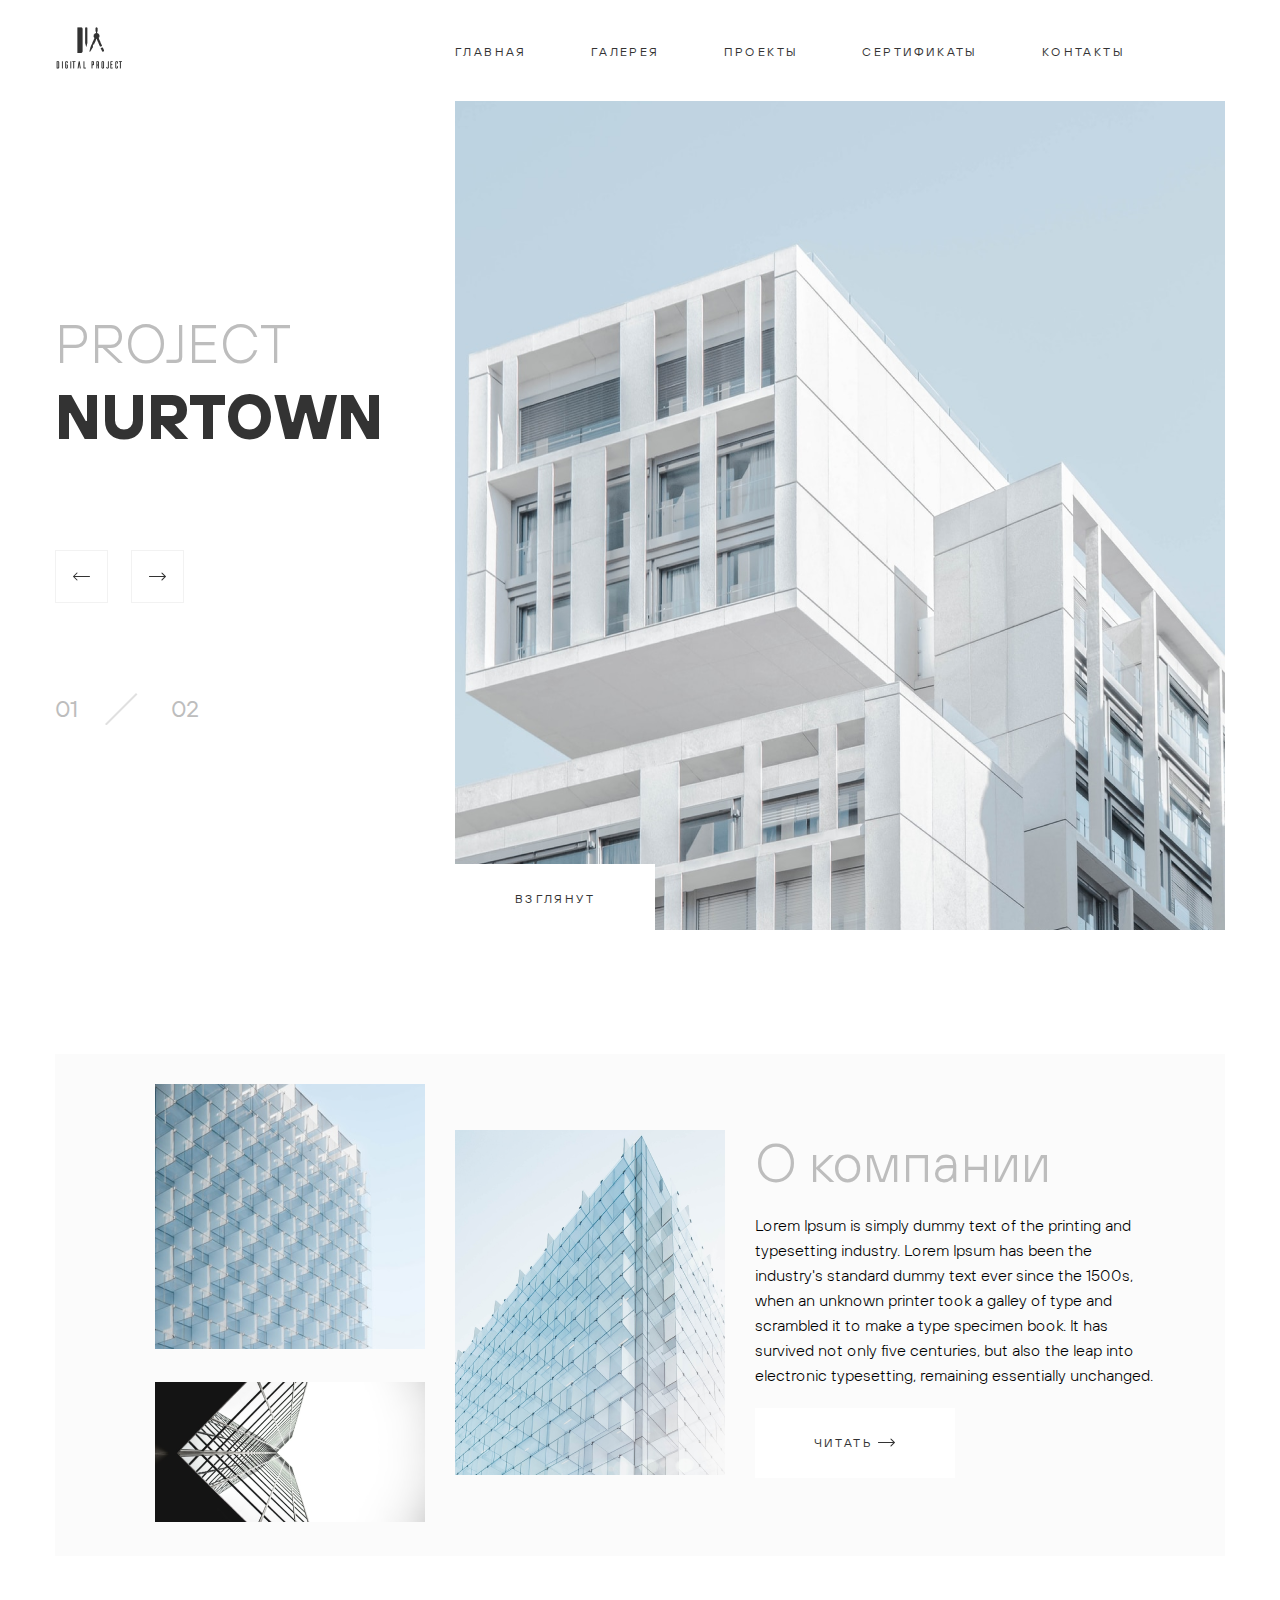
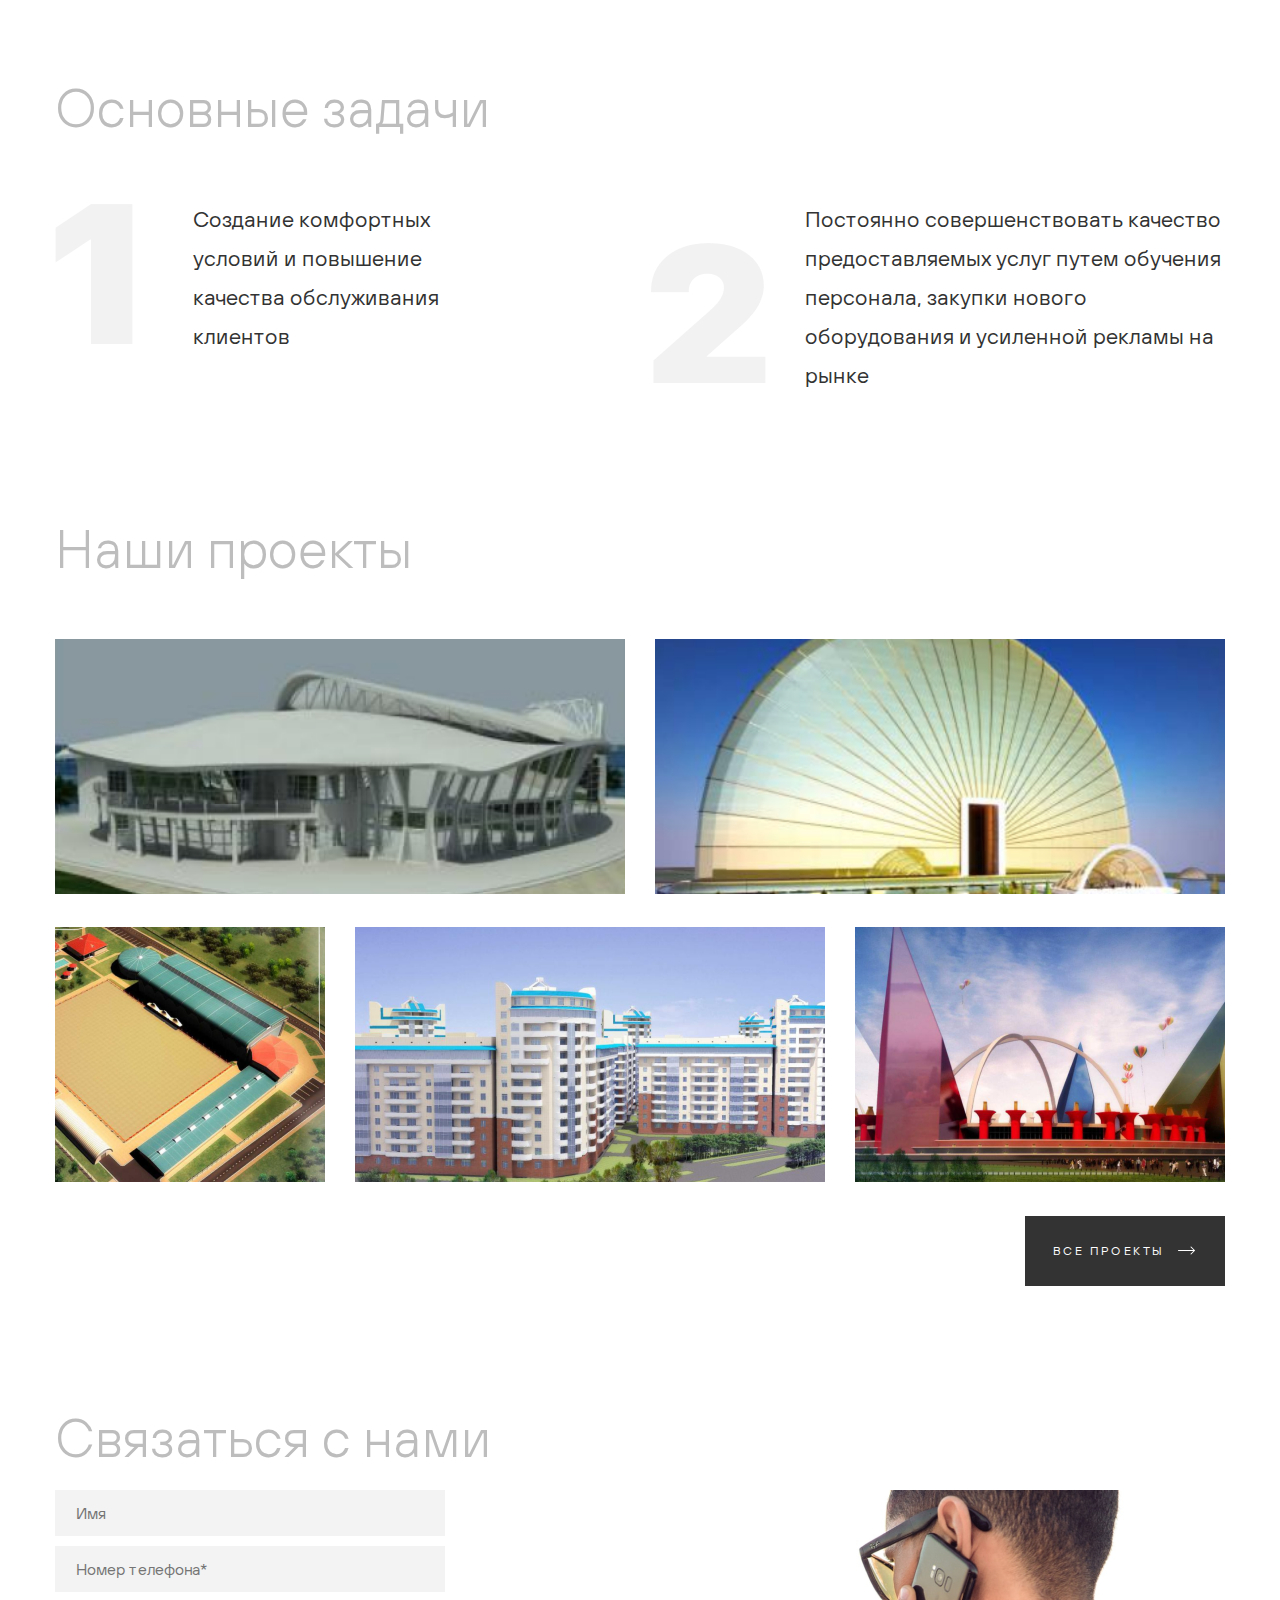
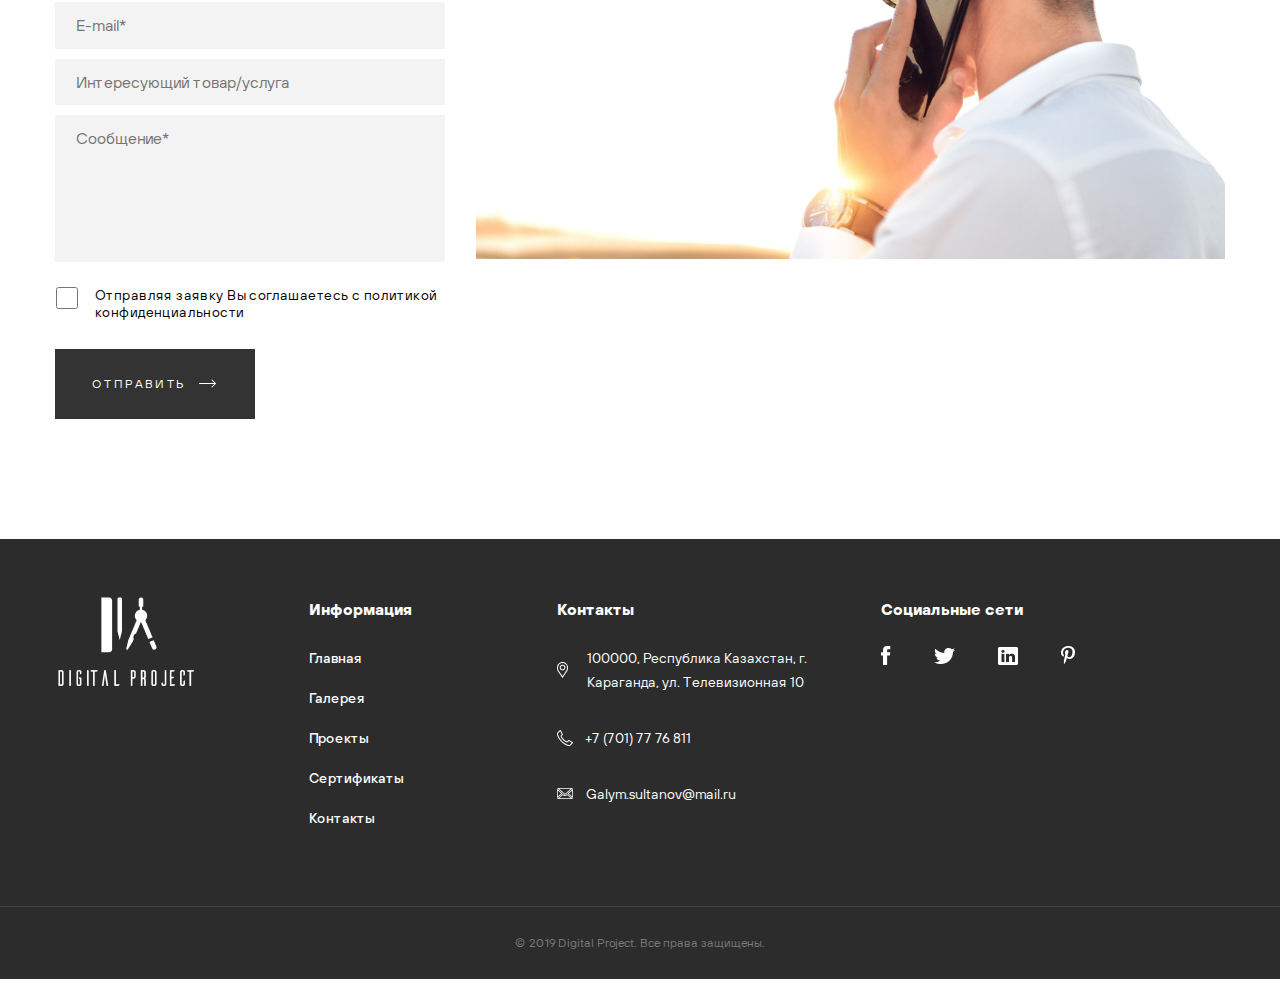
<file: index.html>
<!DOCTYPE html>
<html lang="en">

<head>
  <meta charset="UTF-8">
  <meta http-equiv="X-UA-Compatible" content="IE=edge">
  <meta name="viewport" content="width=device-width, initial-scale=1.0">
  <link rel="stylesheet" href="normalize.css">
  <link rel="stylesheet" href="main.css">
  <title>Document</title>
</head>

<body>
  <!-- Ready to work -->

  <div class="container">
    <div class="header">
      <a href=""><img src="images/Group 11.png"></a>
      <div class="menu">
        <a href="index.html">Главная</a>
        <a href="galery.html">Галерея</a>
        <a href="our_projects.html">Проекты</a>
        <a href="sertificate.html">Сертификаты</a>
        <a href="contact_info.html">Контакты</a>
      </div>
    </div>

    <div class="section-1">
      <div class="section-1-left">
        <h1 class="title-h1">
          <span class="title-gray-first">Project</span>
          <span class="title-black">Nurtown</span>
        </h1>

        <div class="arrow">
          <div class="arrow-block">
            <i class="arrow-left"></i>
          </div>

          <div class="arrow-block">
            <i class="arrow-right"></i>
          </div>
        </div>

        <div class="page">
          <span class="page-left">01</span>
          <i class="page-middle"></i>
          <span class="page-right">02</span>
        </div>
      </div>

      <div class="section-1-right">
        <img src="images/Rectangle 6.png" alt="">
        <button class="main-button white-button" id="test-btn">Взглянут</button>



      </div>
    </div>

    <div class="section-2">

      <div class="section-2-left-first">
        <div class="rectangle-8">
          <img src="images/Rectangle 8.png" alt="">
        </div>
        <img src="images/Rectangle 10.png" alt="">
      </div>

      <div class="section-2-left-second">
        <img src="images/Rectangle 9.png" alt="">
      </div>

      <div class="section-2-right">
        <span class="title-gray">О компании</span>
        <span class="text">Lorem Ipsum is simply dummy text of the printing and typesetting industry. Lorem Ipsum has
          been the industry's standard dummy text ever since the 1500s, when an unknown printer took a galley of type
          and scrambled it to make a type specimen book. It has survived not only five centuries, but also the leap into
          electronic typesetting, remaining essentially unchanged.</span>
        <button class="main-button white-button">
          Читать
          <i class="arrow-right"></i>
        </button>
      </div>
    </div>

    <div class="section-3">

      <div>
        <p class="title-gray">Основные задачи</p>
      </div>

      <div class="section-3-down">

        <div class="section-3-left">
          <i class="one"></i>
          <span class="section-3-text left">Создание комфортных условий и повышение качества обслуживания
            клиентов</span>
        </div>

        <div class="section-3-right">
          <i class="two"></i>
          <span class="section-3-text right">Постоянно совершенствовать качество предоставляемых услуг путем обучения
            персонала,
            закупки нового оборудования и усиленной рекламы на рынке</span>
        </div>
      </div>

    </div>

    <div class="section-4">

      <div>
        <p class="title-gray">Наши проекты</p>
      </div>

      <div class="section-4-pics">

        <div class="section-4-pics-up">
          <!-- <span class="title-white">Досуговый центр</span> -->
          <div class="section-4-wrap">
            <img src="images/section-4/Rectangle 12.png" alt="">
            <div class="overlay">
              <div class="overlay-title">Досуговый центр</div>
              <a href="#!" class="overlay-link">ПОДРОБНЕЕ
                <i class="arrow-white"></i>
              </a>
            </div>
          </div>

          <div class="section-4-wrap">
            <img src="images/section-4/image 15.png" alt="">
            <div class="overlay">
              <div class="overlay-title">Спа комплекс</div>
              <a href="#!" class="overlay-link">ПОДРОБНЕЕ
                <i class="arrow-white"></i>
              </a>
            </div>
          </div>
        </div>

        <div class="section-4-pics-down">

          <div class="section-4-wrap">
            <img src="images/section-4/image 16.png" alt="">
            <div class="overlay">
              <div class="overlay-title">Корт</div>
              <a href="#!" class="overlay-link">ПОДРОБНЕЕ
                <i class="arrow-white"></i>
              </a>
            </div>
          </div>

          <div class="section-4-wrap">
            <img src="images/section-4/image 17.png" alt="">
            <div class="overlay">
              <div class="overlay-title">Отель</div>
              <a href="#!" class="overlay-link">ПОДРОБНЕЕ
                <i class="arrow-white"></i>
              </a>
            </div>
          </div>

          <div class="section-4-wrap">
            <img src="images/section-4/image 18.png" alt="">
            <div class="overlay">
              <div class="overlay-title">Научный центр</div>
              <a href="#!" class="overlay-link">ПОДРОБНЕЕ
                <i class="arrow-white"></i>
              </a>
            </div>
          </div>

        </div>

      </div>

      <div class="all-projects">
        <button class="main-button black-button">
          Все проекты
          <i class="arrow-white"></i>
        </button>
      </div>

    </div>

    <div class="section-5">

      <div>
        <p class="title-gray">Связаться с нами</p>
      </div>

      <div class="section-5-wrap">
        <div class="section-5-main">
          <div class="section-5-connection">
            <div class="form-1">
              <input class="own-info" placeholder="Имя">
              <input class="own-info" placeholder="Номер телефона*">
              <input class="own-info" placeholder="E-mail*">
              <input class="own-info" placeholder="Интересующий товар/услуга">
            </div>

            <div class="form-2">
              <input class="comment" placeholder="Сообщение*">
            </div>

          </div>

          <div>
            <img src="images/image 12.png" alt="image">
          </div>
        </div>

        <div class="politics">
          <input type="checkbox" class="tick-box" id="politic-checkbox">
          <label for="politic-checkbox" class="politics-text">Отправляя заявку Вы соглашаетесь
            с политикой
            конфиденциальности</label>
        </div>



        <div class="send-contacts">
          <button class="main-button black-button">
            Отправить
            <i class="arrow-white"></i>
          </button>
        </div>




      </div>
    </div>

  </div>

  <footer class="footer">
    <div class="container">
      <div class="main-info">

        <a class="logo-white" href="">
          <img src="images/footer/Group 11 1.png" alt="">
        </a>

        <div class="information">
          <h3 class="footer-tittle">Информация</h3>
          <div>
            <a class="info-pages" href="">Главная</a>
          </div>
          <div>
            <a class="info-pages" href="">Галерея</a>
          </div>
          <div>
            <a class="info-pages" href="">Проекты</a>
          </div>
          <div>
            <a class="info-pages" href="">Сертификаты</a>
          </div>
          <div>
            <a class="info-pages" href="">Контакты</a>
          </div>
        </div>

        <div class="contacts">
          <h3 class="footer-tittle">Контакты</h3>
          <div class="location">
            <i class="vector"></i>
            <span class="adress">100000, Республика Казахстан,
              г. Караганда, ул. Телевизионная 10</span>
          </div>
          <div class="phone">
            <i class="vector-1"></i>
            <span>+7 (701) 77 76 811</span>
          </div>
          <div class="e-mail">
            <i class="vector-2"></i>
            <span>Galym.sultanov@mail.ru</span>
          </div>
        </div>

        <div class="social-media">
          <h3 class="footer-tittle">Социальные сети</h3>
          <div class="media-icons">
            <i class="facebook"></i>
            <i class="twitter"></i>
            <i class="linkedin"></i>
            <i class="pinterest"></i>
          </div>
        </div>

      </div>
    </div>

    <p class="year-project">© 2019 Digital Project. Все права защищены.</p>

  </footer>

  <script src="/app.js"></script>

</body>

</html>

<!-- <button class="main-button black-button">
        Отправить
        <i class="arrow-white"></i>
      </button> -->
</file>
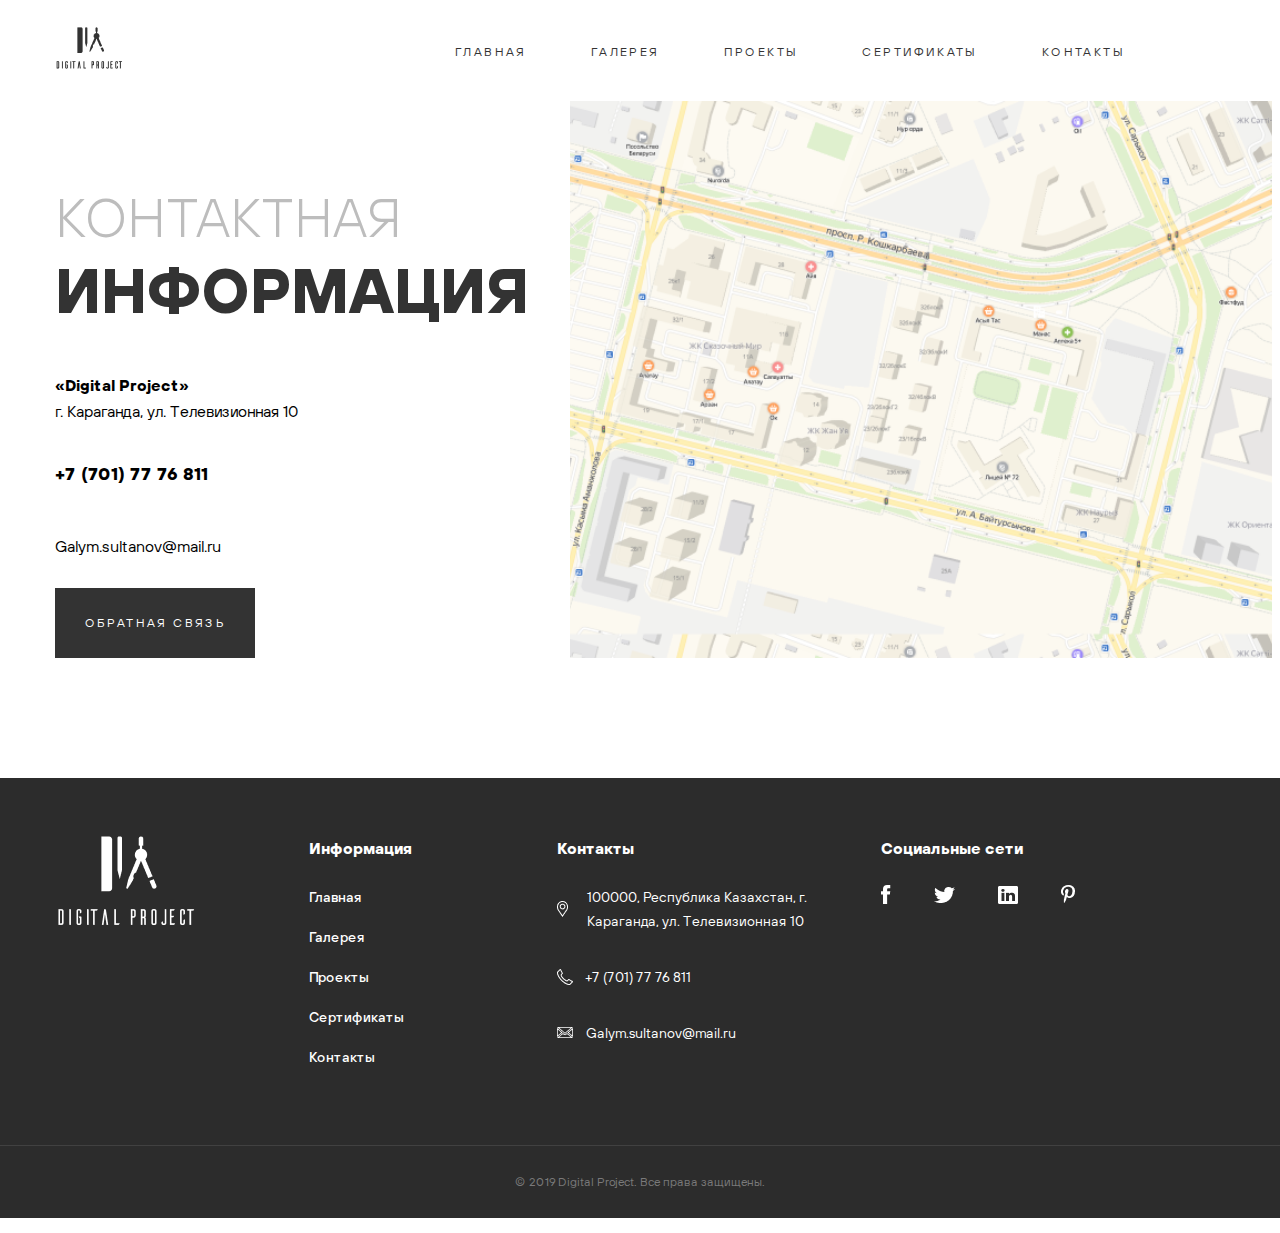
<file: contact_info.html>
<!DOCTYPE html>
<html lang="en">

<head>
    <meta charset="UTF-8">
    <meta http-equiv="X-UA-Compatible" content="IE=edge">
    <meta name="viewport" content="width=device-width, initial-scale=1.0">
    <link rel="stylesheet" href="normalize.css">
    <link rel="stylesheet" href="main.css">
    <link rel="stylesheet" href="galery.css">
    <link rel="stylesheet" href="our_projects.css">
    <link rel="stylesheet" href="parking.css">
    <link rel="stylesheet" href="sertificate.css">
    <link rel="stylesheet" href="contact_info.css">
    <title>Contacts_info</title>
</head>

<body>

    <div class="contacts-wrap">
        <div class="container">
            <div class="header">
                <a href=""><img src="images/Group 11.png"></a>
                <div class="menu">
                    <a href="index.html">Главная</a>
                    <a href="galery.html">Галерея</a>
                    <a href="our_projects.html">Проекты</a>
                    <a href="sertificate.html">Сертификаты</a>
                    <a href="contact_info.html">Контакты</a>
                </div>
            </div>

            <div class="contact-info">
                <div class="contacts-info-description">
                    <div class="our-sertificates">
                        <h1 class="title-h1">
                            <span class="title-gray-first">Контактная</span>
                            <span class="title-black">Информация</span>
                        </h1>
                    </div>

                    <div class="location">
                        <h4 class="digital-project">«Digital Project»</h4>
                        <span class="adress">
                            г. Караганда, ул. Телевизионная 10 </span>
                    </div>

                    <div class="phone">
                        <span>+7 (701) 77 76 811</span>
                    </div>

                    <div class="e-mail">
                        <span>Galym.sultanov@mail.ru</span>
                    </div>

                    <a class="main-button black-button">
                        Обратная связь
                    </a>
                </div>

                <div class="contacts-info-map">
                    <img src="images/image 14.png" alt="">
                </div>
            </div>



        </div>
        <footer class="footer">
            <div class="container">
                <div class="main-info">

                    <a class="logo-white" href="">
                        <img src="images/footer/Group 11 1.png" alt="">
                    </a>

                    <div class="information">
                        <h3 class="footer-tittle">Информация</h3>
                        <div>
                            <a class="info-pages" href="">Главная</a>
                        </div>
                        <div>
                            <a class="info-pages" href="">Галерея</a>
                        </div>
                        <div>
                            <a class="info-pages" href="">Проекты</a>
                        </div>
                        <div>
                            <a class="info-pages" href="">Сертификаты</a>
                        </div>
                        <div>
                            <a class="info-pages" href="">Контакты</a>
                        </div>
                    </div>

                    <div class="contacts">
                        <h3 class="footer-tittle">Контакты</h3>
                        <div class="location">
                            <i class="vector"></i>
                            <span class="adress">100000, Республика Казахстан,
                                г. Караганда, ул. Телевизионная 10</span>
                        </div>
                        <div class="phone">
                            <i class="vector-1"></i>
                            <span>+7 (701) 77 76 811</span>
                        </div>
                        <div class="e-mail">
                            <i class="vector-2"></i>
                            <span>Galym.sultanov@mail.ru</span>
                        </div>
                    </div>

                    <div class="social-media">
                        <h3 class="footer-tittle">Социальные сети</h3>
                        <div class="media-icons">
                            <i class="facebook"></i>
                            <i class="twitter"></i>
                            <i class="linkedin"></i>
                            <i class="pinterest"></i>
                        </div>
                    </div>

                </div>
            </div>

            <p class="year-project">© 2019 Digital Project. Все права защищены.</p>

        </footer>
    </div>

</body>

</html>
</file>
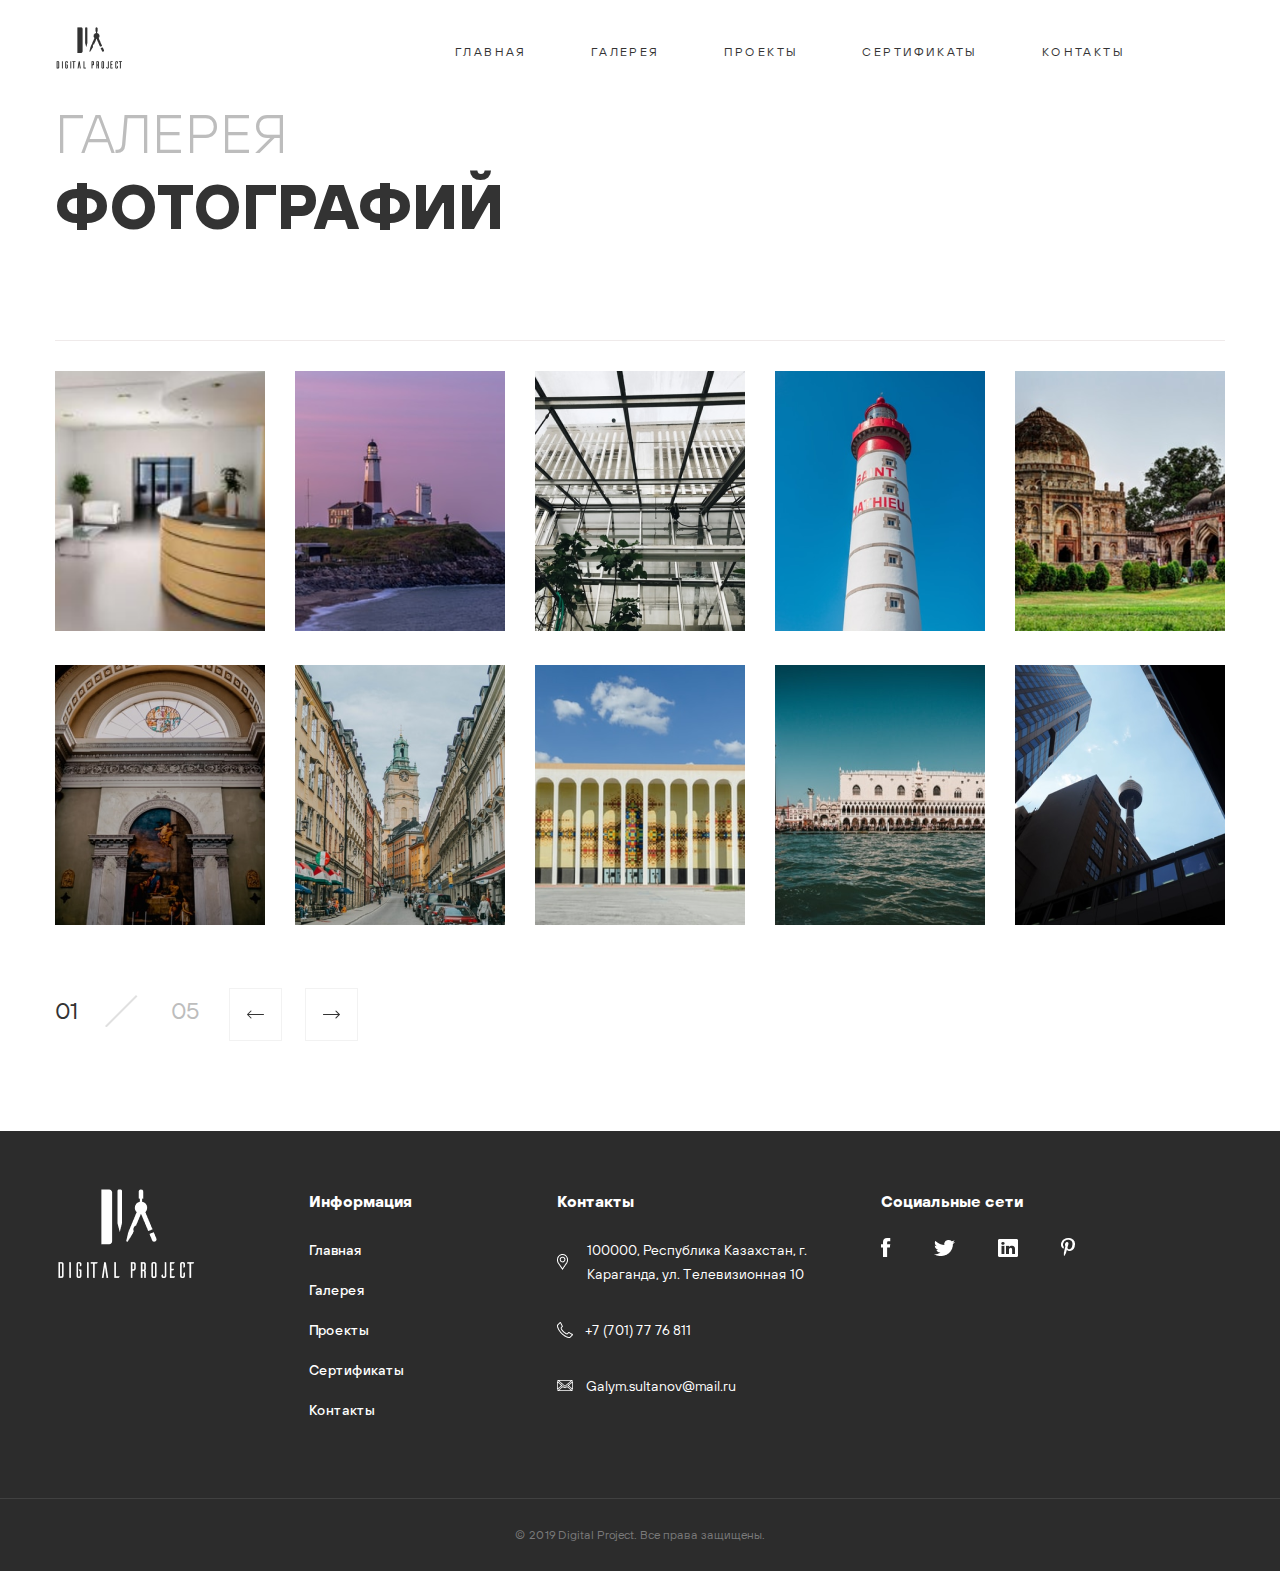
<file: galery.html>
<!DOCTYPE html>
<html lang="en">

<head>
    <meta charset="UTF-8">
    <meta http-equiv="X-UA-Compatible" content="IE=edge">
    <meta name="viewport" content="width=device-width, initial-scale=1.0">
    <link rel="stylesheet" href="normalize.css">
    <link rel="stylesheet" href="main.css">
    <link rel="stylesheet" href="galery.css">
    <title>galery</title>
</head>

<body>

    <div class="container">
        <div class="header">
            <a href=""><img src="images/Group 11.png"></a>
            <div class="menu">
                <a href="index.html">Главная</a>
                <a href="galery.html">Галерея</a>
                <a href="our_projects.html">Проекты</a>
                <a href="sertificate.html">Сертификаты</a>
                <a href="contact_info.html">Контакты</a>
            </div>
        </div>

        <div class="photo-galery">
            <div class="garelly-title">
                <h1 class="title-h1">
                    <span class="title-gray-first">Галерея</span>
                    <span class="title-black">Фотографий</span>
                </h1>
            </div>
            <div class="gallery-pics">
                <div class="pic1-test">
                    <img src="images/gallery/image 34.png" alt="">
                    <div class="pic1-text">
                        Лобби
                    </div>
                </div>
                <div class="pic1-test">
                    <img src="images/gallery/Rectangle 23.png" alt="">
                    <div class="pic1-text">
                        Пляж
                    </div>
                </div>
                <div class="pic1-test">
                    <img src="images/gallery/Rectangle 24.png" alt="">
                    <div class="pic1-text">
                        Сад
                    </div>
                </div>
                <div class="pic1-test">
                    <img src="images/gallery/Rectangle 25.png" alt="">
                    <div class="pic1-text">
                        Маяк
                    </div>
                </div>
                <div class="pic1-test">
                    <img src="images/gallery/Rectangle 26.png" alt="">
                    <div class="pic1-text">
                        Храм
                    </div>
                </div>
                <div class="pic1-test">
                    <img src="images/gallery/Rectangle 27.png" alt="">
                    <div class="pic1-text">
                        Гарелея
                    </div>
                </div>
                <div class="pic1-test">
                    <img src="images/gallery/Rectangle 28.png" alt="">
                    <div class="pic1-text">
                        Центральная площадь
                    </div>
                </div>
                <div class="pic1-test">
                    <img src="images/gallery/Rectangle 29.png" alt="">
                    <div class="pic1-text">
                        Театр
                    </div>
                </div>
                <div class="pic1-test">
                    <img src="images/gallery/Rectangle 30.png" alt="">
                    <div class="pic1-text">
                        Набережная
                    </div>
                </div>
                <div class="pic1-test">
                    <img src="images/gallery/Rectangle 31.png" alt="">
                    <div class="pic1-text">
                        Шоппинг-центр
                    </div>
                </div>


            </div>

            <div class="gallery-page">
                <div class="page-wrap">
                    <span class="page-left">01</span>
                    <i class="page-middle"></i>
                    <span class="page-right">05</span>
                </div>

                <div class="arrow">
                    <div class="arrow-block">
                        <i class="arrow-left"></i>
                    </div>

                    <div class="arrow-block">
                        <i class="arrow-right"></i>
                    </div>
                </div>
            </div>

        </div>

    </div>

    <footer class="footer">
        <div class="container">
            <div class="main-info">

                <a class="logo-white" href="">
                    <img src="images/footer/Group 11 1.png" alt="">
                </a>

                <div class="information">
                    <h3 class="footer-tittle">Информация</h3>
                    <div>
                        <a class="info-pages" href="">Главная</a>
                    </div>
                    <div>
                        <a class="info-pages" href="">Галерея</a>
                    </div>
                    <div>
                        <a class="info-pages" href="">Проекты</a>
                    </div>
                    <div>
                        <a class="info-pages" href="">Сертификаты</a>
                    </div>
                    <div>
                        <a class="info-pages" href="">Контакты</a>
                    </div>
                </div>

                <div class="contacts">
                    <h3 class="footer-tittle">Контакты</h3>
                    <div class="location">
                        <i class="vector"></i>
                        <span class="adress">100000, Республика Казахстан,
                            г. Караганда, ул. Телевизионная 10</span>
                    </div>
                    <div class="phone">
                        <i class="vector-1"></i>
                        <span>+7 (701) 77 76 811</span>
                    </div>
                    <div class="e-mail">
                        <i class="vector-2"></i>
                        <span>Galym.sultanov@mail.ru</span>
                    </div>
                </div>

                <div class="social-media">
                    <h3 class="footer-tittle">Социальные сети</h3>
                    <div class="media-icons">
                        <i class="facebook"></i>
                        <i class="twitter"></i>
                        <i class="linkedin"></i>
                        <i class="pinterest"></i>
                    </div>
                </div>

            </div>
        </div>

        <p class="year-project">© 2019 Digital Project. Все права защищены.</p>

    </footer>

</body>

</html>
</file>
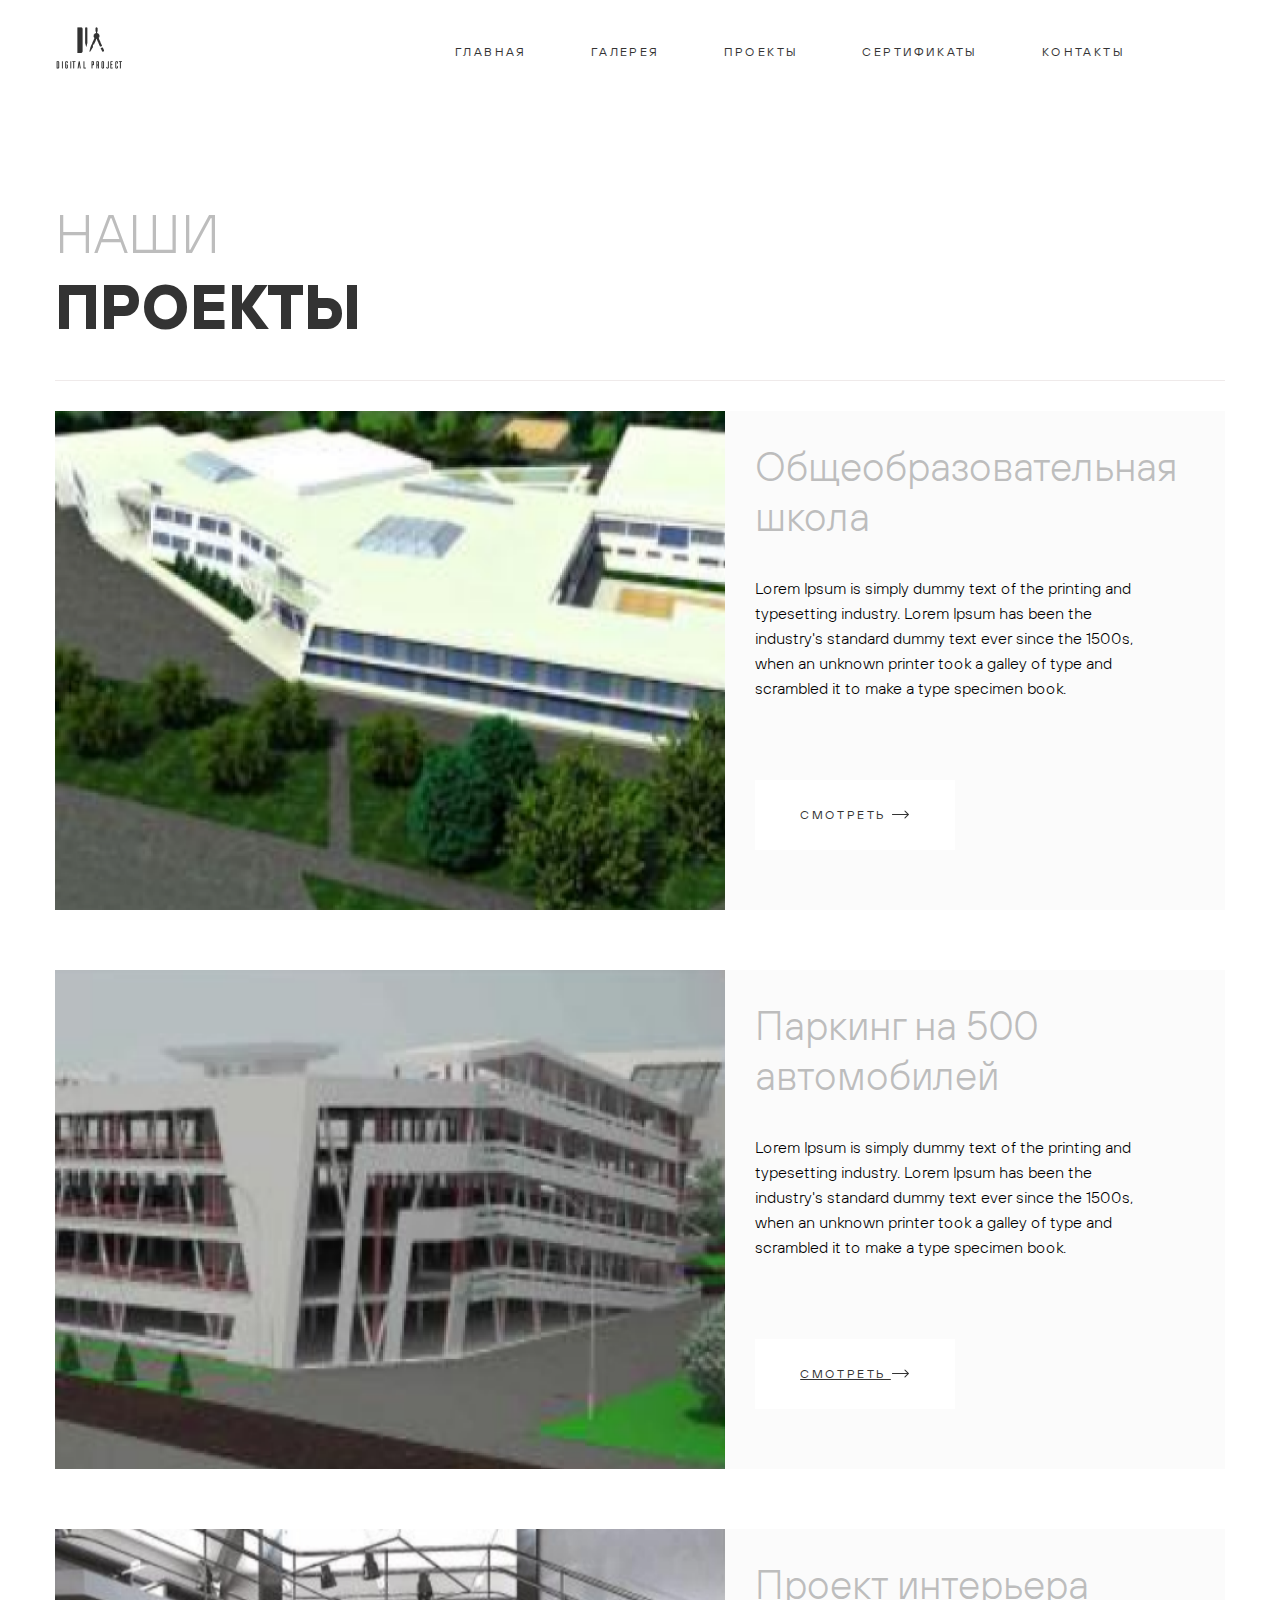
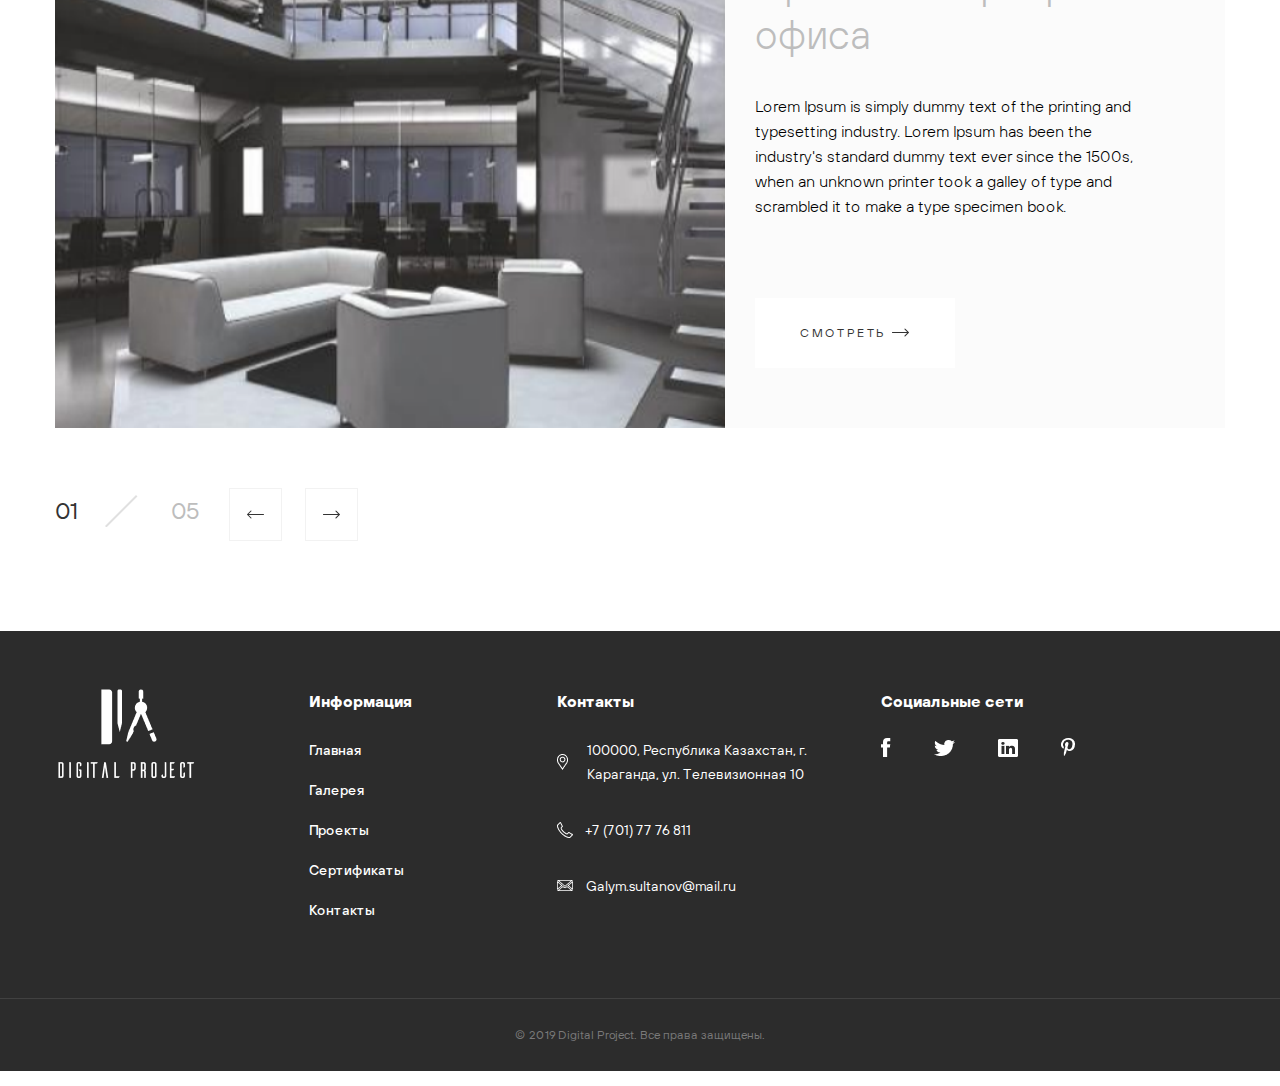
<file: our_projects.html>
<!DOCTYPE html>
<html lang="en">

<head>
    <meta charset="UTF-8">
    <meta http-equiv="X-UA-Compatible" content="IE=edge">
    <meta name="viewport" content="width=device-width, initial-scale=1.0">
    <link rel="stylesheet" href="normalize.css">
    <link rel="stylesheet" href="main.css">
    <link rel="stylesheet" href="galery.css">
    <link rel="stylesheet" href="our_projects.css">
    <title>Our_Projects</title>
</head>

<body>

    <div class="container">
        <div class="header">
            <a href=""><img src="images/Group 11.png"></a>
            <div class="menu">
                <a href="index.html">Главная</a>
                <a href="galery.html">Галерея</a>
                <a href="our_projects.html">Проекты</a>
                <a href="sertificate.html">Сертификаты</a>
                <a href="contact_info.html">Контакты</a>
            </div>
        </div>

        <div class="our-projects">
            <div>
                <h1 class="title-h1">
                    <span class="title-gray-first">Наши</span>
                    <span class="title-black">Проекты</span>
                </h1>
            </div>

            <div class="three-projects">
                <div class="school">
                    <img src="images/our_projects/image 30.png" alt="">
                    <div class="school-description">
                        <h2 class="titlle-projects">Общеобразовательная школа</h2>
                        <p class="text">Lorem Ipsum is simply dummy text of the printing and typesetting industry.
                            Lorem
                            Ipsum has been the industry's standard dummy text ever since the 1500s, when an unknown
                            printer
                            took a galley of type and scrambled it to make a type specimen book.</p>
                        <button class="main-button white-button">
                            Смотреть
                            <i class="arrow-right"></i>
                        </button>
                    </div>
                </div>


                <div class="parking">
                    <img src="images/our_projects/image 32.png" alt="">
                    <div class="school-description">
                        <h2 class="titlle-projects">Паркинг на 500 автомобилей</h2>
                        <p class="text">Lorem Ipsum is simply dummy text of the printing and typesetting industry. Lorem
                            Ipsum has been the industry's standard dummy text ever since the 1500s, when an unknown
                            printer took a galley of type and scrambled it to make a type specimen book.</p>
                        <a href="parking.html" class="main-button white-button">
                            Смотреть
                            <i class="arrow-right"></i>
                        </a>
                    </div>
                </div>


                <div class="office">
                    <img src="images/our_projects/image 33.png" alt="">
                    <div class="school-description">
                        <h2 class="titlle-projects">Проект интерьера офиса</h2>
                        <p class="text">Lorem Ipsum is simply dummy text of the printing and typesetting industry. Lorem
                            Ipsum has been the industry's standard dummy text ever since the 1500s, when an unknown
                            printer took a galley of type and scrambled it to make a type specimen book.</p>
                        <button class="main-button white-button">
                            Смотреть
                            <i class="arrow-right"></i>
                        </button>
                    </div>
                </div>
            </div>

            <div class="gallery-page">
                <div class="page-wrap">
                    <span class="page-left">01</span>
                    <i class="page-middle"></i>
                    <span class="page-right">05</span>
                </div>

                <div class="arrow">
                    <div class="arrow-block">
                        <i class="arrow-left"></i>
                    </div>

                    <div class="arrow-block">
                        <i class="arrow-right"></i>
                    </div>
                </div>
            </div>
        </div>



    </div>

    <footer class="footer">
        <div class="container">
            <div class="main-info">

                <a class="logo-white" href="">
                    <img src="images/footer/Group 11 1.png" alt="">
                </a>

                <div class="information">
                    <h3 class="footer-tittle">Информация</h3>
                    <div>
                        <a class="info-pages" href="">Главная</a>
                    </div>
                    <div>
                        <a class="info-pages" href="">Галерея</a>
                    </div>
                    <div>
                        <a class="info-pages" href="">Проекты</a>
                    </div>
                    <div>
                        <a class="info-pages" href="">Сертификаты</a>
                    </div>
                    <div>
                        <a class="info-pages" href="">Контакты</a>
                    </div>
                </div>

                <div class="contacts">
                    <h3 class="footer-tittle">Контакты</h3>
                    <div class="location">
                        <i class="vector"></i>
                        <span class="adress">100000, Республика Казахстан,
                            г. Караганда, ул. Телевизионная 10</span>
                    </div>
                    <div class="phone">
                        <i class="vector-1"></i>
                        <span>+7 (701) 77 76 811</span>
                    </div>
                    <div class="e-mail">
                        <i class="vector-2"></i>
                        <span>Galym.sultanov@mail.ru</span>
                    </div>
                </div>

                <div class="social-media">
                    <h3 class="footer-tittle">Социальные сети</h3>
                    <div class="media-icons">
                        <i class="facebook"></i>
                        <i class="twitter"></i>
                        <i class="linkedin"></i>
                        <i class="pinterest"></i>
                    </div>
                </div>

            </div>
        </div>

        <p class="year-project">© 2019 Digital Project. Все права защищены.</p>

    </footer>

</body>

</html>
</file>
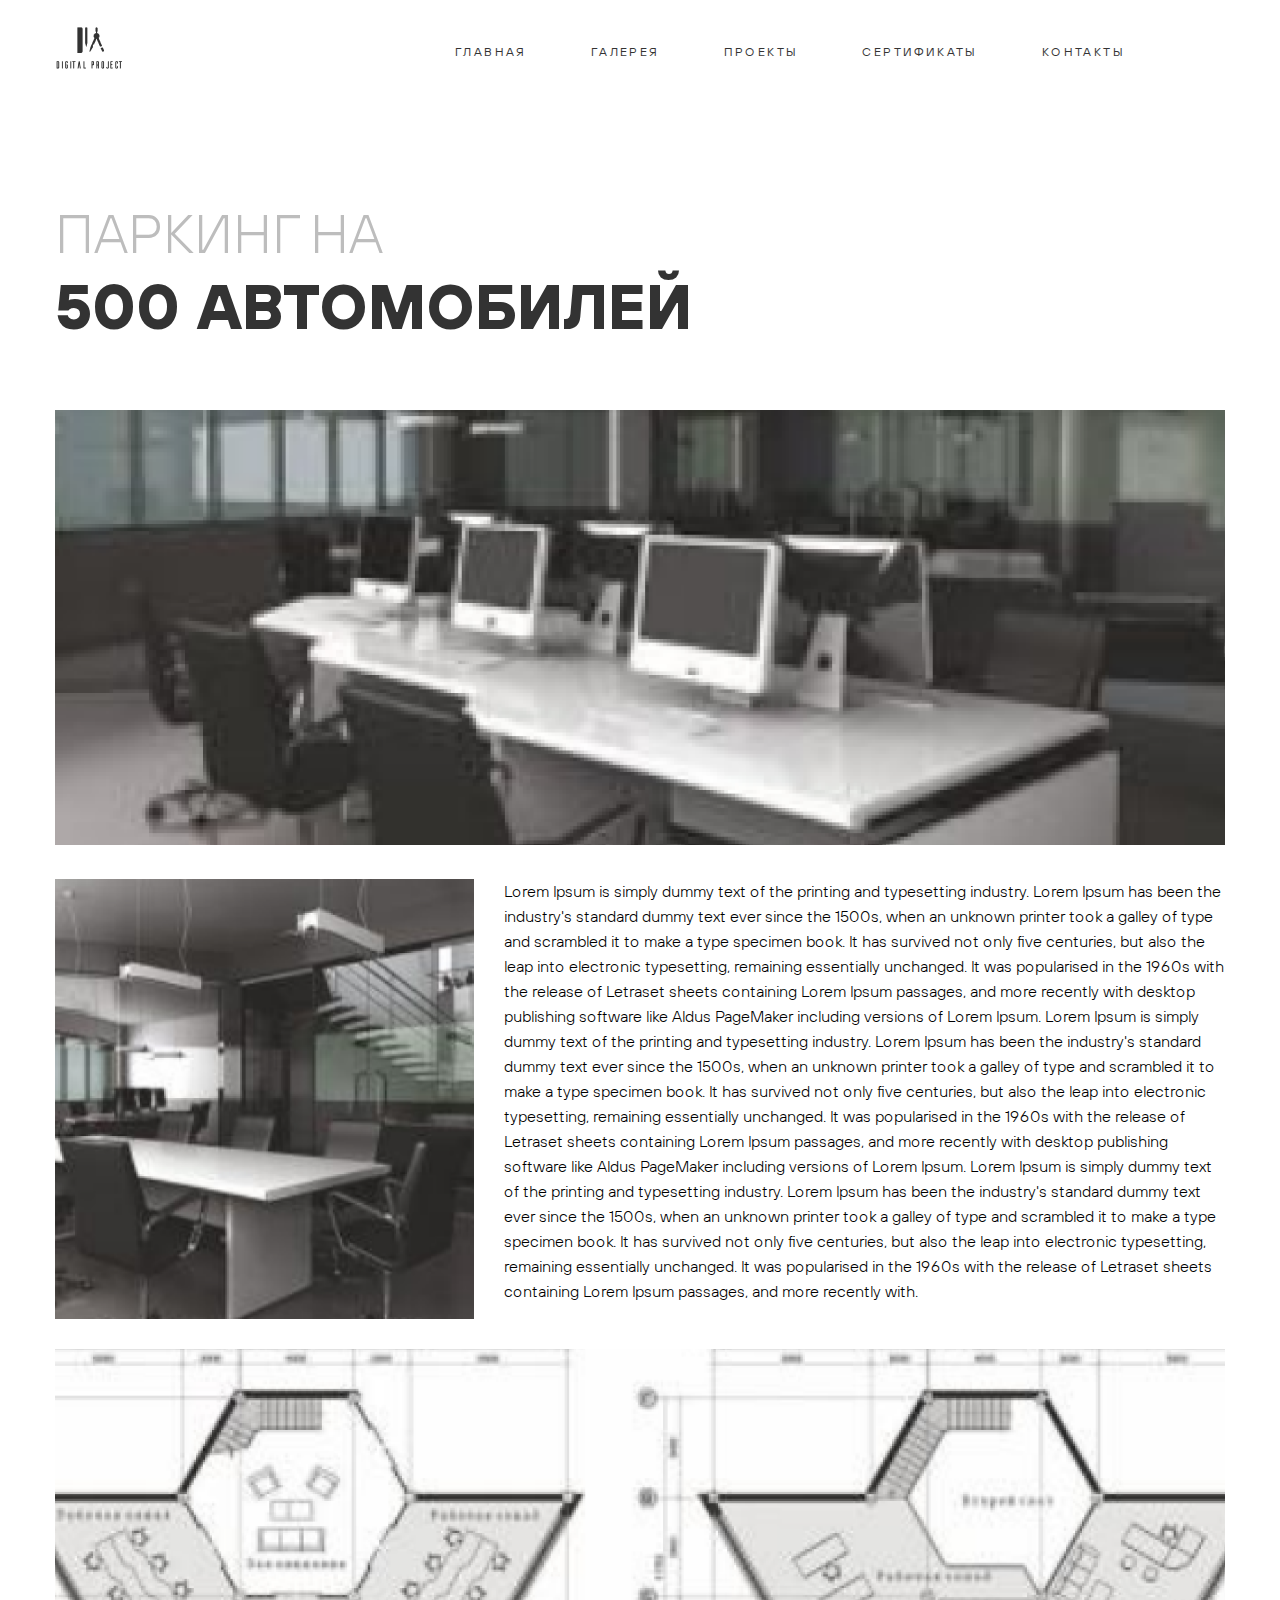
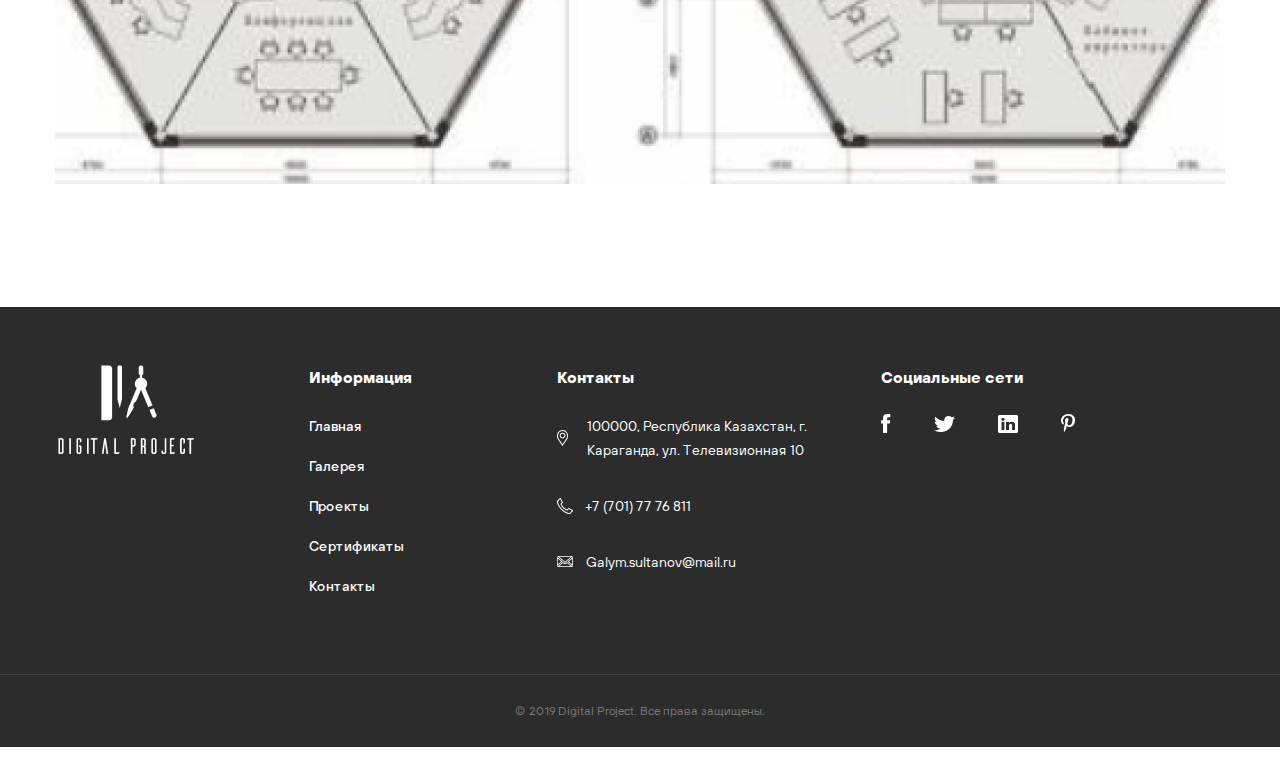
<file: parking.html>
<!DOCTYPE html>
<html lang="en">

<head>
    <meta charset="UTF-8">
    <meta http-equiv="X-UA-Compatible" content="IE=edge">
    <meta name="viewport" content="width=device-width, initial-scale=1.0">
    <link rel="stylesheet" href="normalize.css">
    <link rel="stylesheet" href="main.css">
    <link rel="stylesheet" href="galery.css">
    <link rel="stylesheet" href="our_projects.css">
    <link rel="stylesheet" href="parking.css">
    <title>Parking</title>
</head>

<body>

    <div class="container">
        <div class="header">
            <a href=""><img src="images/Group 11.png"></a>
            <div class="menu">
                <a href="index.html">Главная</a>
                <a href="galery.html">Галерея</a>
                <a href="our_projects.html">Проекты</a>
                <a href="sertificate.html">Сертификаты</a>
                <a href="contact_info.html">Контакты</a>
            </div>
        </div>

        <div class="parking-page">
            <div>
                <h1 class="title-h1">
                    <span class="title-gray-first">Паркинг на</span>
                    <span class="title-black">500 автомобилей</span>
                </h1>
            </div>

            <div>
                <img src="/images/parking/image 33.png" alt="">
            </div>

            <div class="parking-box">
                <img src="/images/parking/image 34.png" alt="">
                <div class="parking-description">
                    <p class="text">Lorem Ipsum is simply dummy text of the printing and typesetting industry. Lorem
                        Ipsum has been the industry's standard dummy text ever since the 1500s, when an unknown printer
                        took a galley of type and scrambled it to make a type specimen book. It has survived not only
                        five centuries, but also the leap into electronic typesetting, remaining essentially unchanged.
                        It was popularised in the 1960s with the release of Letraset sheets containing Lorem Ipsum
                        passages, and more recently with desktop publishing software like Aldus PageMaker including
                        versions of Lorem Ipsum. Lorem Ipsum is simply dummy text of the printing and typesetting
                        industry. Lorem Ipsum has been the industry's standard dummy text ever since the 1500s, when an
                        unknown printer took a galley of type and scrambled it to make a type specimen book. It has
                        survived not only five centuries, but also the leap into electronic typesetting, remaining
                        essentially unchanged. It was popularised in the 1960s with the release of Letraset sheets
                        containing Lorem Ipsum passages, and more recently with desktop publishing software like Aldus
                        PageMaker including versions of Lorem Ipsum. Lorem Ipsum is simply dummy text of the printing
                        and typesetting industry. Lorem Ipsum has been the industry's standard dummy text ever since the
                        1500s, when an unknown printer took a galley of type and scrambled it to make a type specimen
                        book. It has survived not only five centuries, but also the leap into electronic typesetting,
                        remaining essentially unchanged. It was popularised in the 1960s with the release of Letraset
                        sheets containing Lorem Ipsum passages, and more recently with.</p>
                </div>
            </div>
            <div class="design">
                <img src="/images/parking/image 35.png" alt="">
            </div>
        </div>

    </div>

    <footer class="footer">
        <div class="container">
            <div class="main-info">

                <a class="logo-white" href="">
                    <img src="images/footer/Group 11 1.png" alt="">
                </a>

                <div class="information">
                    <h3 class="footer-tittle">Информация</h3>
                    <div>
                        <a class="info-pages" href="">Главная</a>
                    </div>
                    <div>
                        <a class="info-pages" href="">Галерея</a>
                    </div>
                    <div>
                        <a class="info-pages" href="">Проекты</a>
                    </div>
                    <div>
                        <a class="info-pages" href="">Сертификаты</a>
                    </div>
                    <div>
                        <a class="info-pages" href="">Контакты</a>
                    </div>
                </div>

                <div class="contacts">
                    <h3 class="footer-tittle">Контакты</h3>
                    <div class="location">
                        <i class="vector"></i>
                        <span class="adress">100000, Республика Казахстан,
                            г. Караганда, ул. Телевизионная 10</span>
                    </div>
                    <div class="phone">
                        <i class="vector-1"></i>
                        <span>+7 (701) 77 76 811</span>
                    </div>
                    <div class="e-mail">
                        <i class="vector-2"></i>
                        <span>Galym.sultanov@mail.ru</span>
                    </div>
                </div>

                <div class="social-media">
                    <h3 class="footer-tittle">Социальные сети</h3>
                    <div class="media-icons">
                        <i class="facebook"></i>
                        <i class="twitter"></i>
                        <i class="linkedin"></i>
                        <i class="pinterest"></i>
                    </div>
                </div>

            </div>
        </div>

        <p class="year-project">© 2019 Digital Project. Все права защищены.</p>

    </footer>

</body>

</html>
</file>
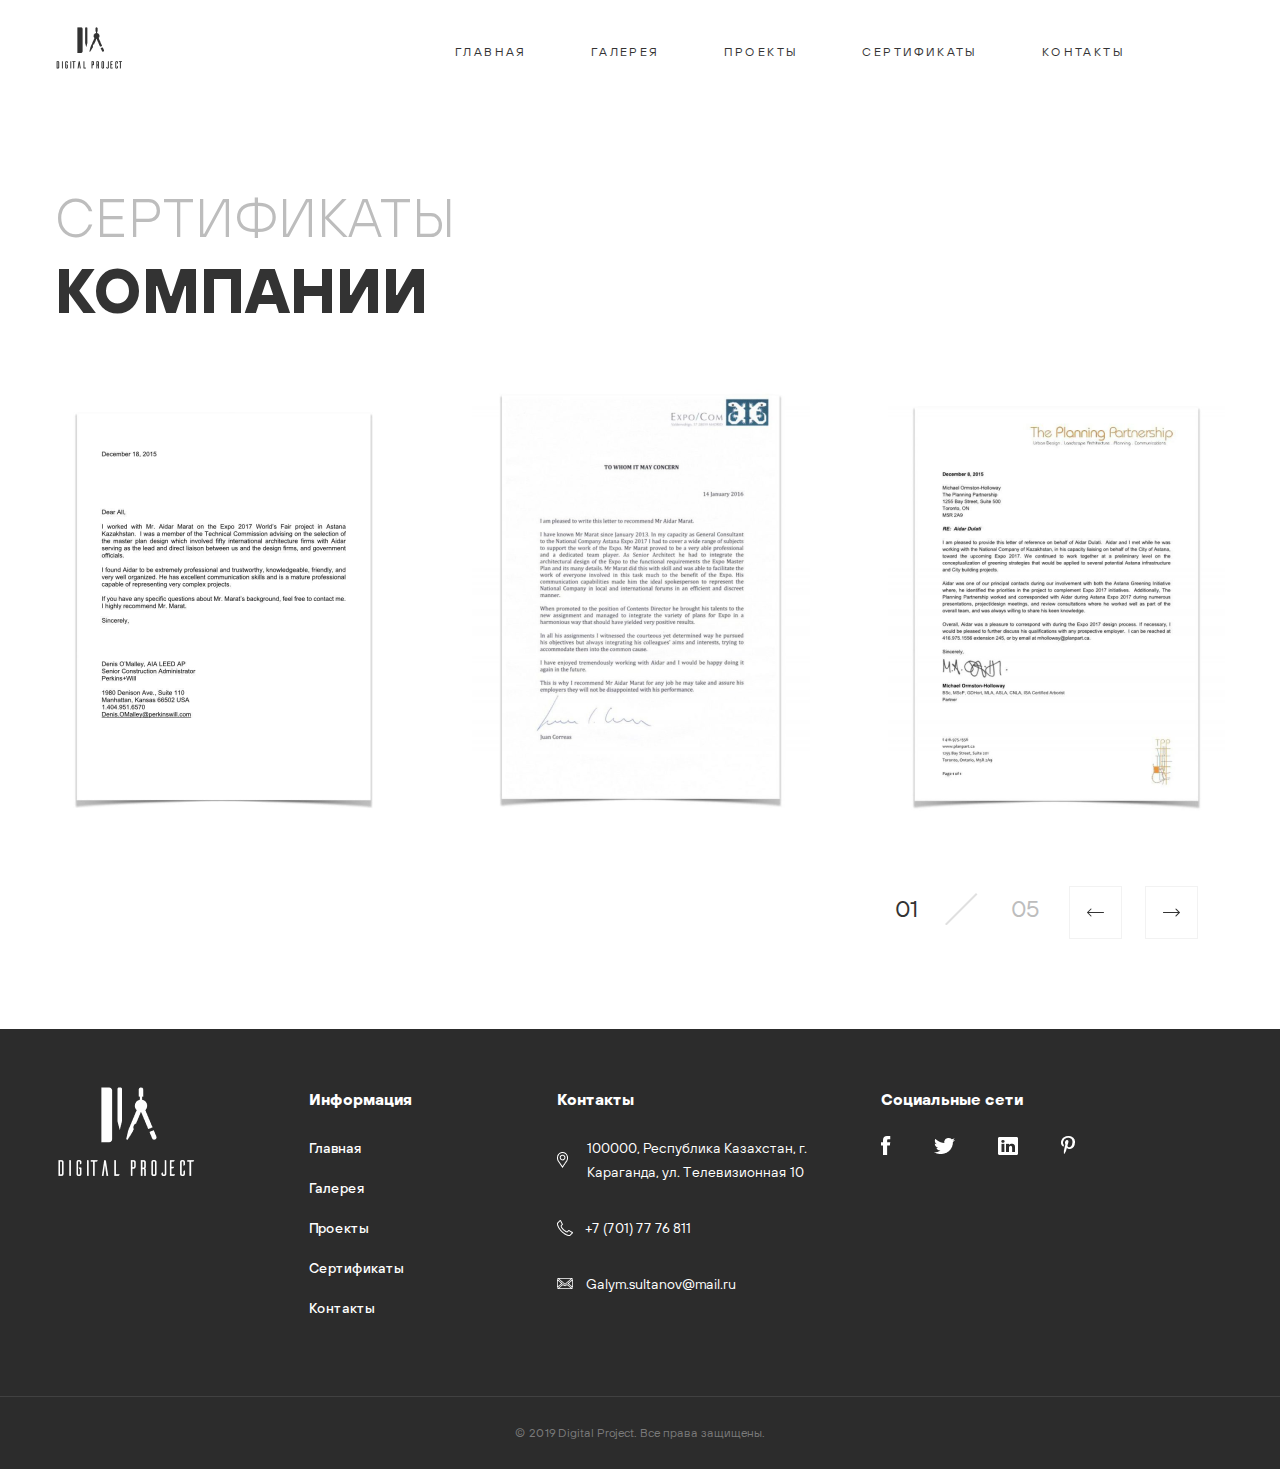
<file: sertificate.html>
<!DOCTYPE html>
<html lang="en">

<head>
    <meta charset="UTF-8">
    <meta http-equiv="X-UA-Compatible" content="IE=edge">
    <meta name="viewport" content="width=device-width, initial-scale=1.0">
    <link rel="stylesheet" href="normalize.css">
    <link rel="stylesheet" href="main.css">
    <link rel="stylesheet" href="galery.css">
    <link rel="stylesheet" href="our_projects.css">
    <link rel="stylesheet" href="parking.css">
    <link rel="stylesheet" href="sertificate.css">
    <title>Sertificate</title>
</head>

<body>

    <div class="container">
        <div class="header">
            <a href=""><img src="images/Group 11.png"></a>
            <div class="menu">
                <a href="index.html">Главная</a>
                <a href="galery.html">Галерея</a>
                <a href="our_projects.html">Проекты</a>
                <a href="sertificate.html">Сертификаты</a>
                <a href="contact_info.html">Контакты</a>
            </div>
        </div>

        <div class="all-sertificates">
            <div class="our-sertificates">
                <h1 class="title-h1">
                    <span class="title-gray-first">Сертификаты</span>
                    <span class="title-black">Компании</span>
                </h1>
            </div>

            <div class="sertificate">
                <img src="images/sertificates/photo_2019-05-23_19-46-09.png" alt="">
                <img src="images/sertificates/photo_2019-05-23_19-46-10-800x1067.png" alt="">
                <img src="images/sertificates/photo_2019-05-23_19-46-11-800x1067.png" alt="">
            </div>

            <div class="gallery-page">
                <div class="page-wrap">
                    <span class="page-left">01</span>
                    <i class="page-middle"></i>
                    <span class="page-right">05</span>
                </div>

                <div class="arrow">
                    <div class="arrow-block">
                        <i class="arrow-left"></i>
                    </div>

                    <div class="arrow-block">
                        <i class="arrow-right"></i>
                    </div>
                </div>
            </div>

        </div>

    </div>

    <footer class="footer">
        <div class="container">
            <div class="main-info">

                <a class="logo-white" href="">
                    <img src="images/footer/Group 11 1.png" alt="">
                </a>

                <div class="information">
                    <h3 class="footer-tittle">Информация</h3>
                    <div>
                        <a class="info-pages" href="">Главная</a>
                    </div>
                    <div>
                        <a class="info-pages" href="">Галерея</a>
                    </div>
                    <div>
                        <a class="info-pages" href="">Проекты</a>
                    </div>
                    <div>
                        <a class="info-pages" href="">Сертификаты</a>
                    </div>
                    <div>
                        <a class="info-pages" href="">Контакты</a>
                    </div>
                </div>

                <div class="contacts">
                    <h3 class="footer-tittle">Контакты</h3>
                    <div class="location">
                        <i class="vector"></i>
                        <span class="adress">100000, Республика Казахстан,
                            г. Караганда, ул. Телевизионная 10</span>
                    </div>
                    <div class="phone">
                        <i class="vector-1"></i>
                        <span>+7 (701) 77 76 811</span>
                    </div>
                    <div class="e-mail">
                        <i class="vector-2"></i>
                        <span>Galym.sultanov@mail.ru</span>
                    </div>
                </div>

                <div class="social-media">
                    <h3 class="footer-tittle">Социальные сети</h3>
                    <div class="media-icons">
                        <i class="facebook"></i>
                        <i class="twitter"></i>
                        <i class="linkedin"></i>
                        <i class="pinterest"></i>
                    </div>
                </div>

            </div>
        </div>

        <p class="year-project">© 2019 Digital Project. Все права защищены.</p>

    </footer>





</body>

</html>
</file>
<file: main.css>
@import url('https://fonts.googleapis.com/css2?family=Roboto:wght@300;400;500;700&display=swap');

@font-face {
  font-family: "Hoves";
  src: url("fonts/TTHoves-Bold.ttf") format("truetype");
  font-weight: 700;
}

@font-face {
  font-family: "Hoves";
  src: url("fonts/TTHoves-Light.ttf") format("truetype");
  font-weight: 300;
}

@font-face {
  font-family: "Hoves";
  src: url("fonts/TTHoves-Regular.ttf") format("truetype");
  font-weight: 400;
}

@font-face {
  font-family: "Hoves";
  src: url("fonts/TTHoves-Medium.ttf") format("truetype");
  font-weight: 500;
}

* {
  box-sizing: border-box;
}

body {
  font-family: 'Hoves', 'Arial', sans-serif;
  font-weight: 400;
  font-size: 16px;
}

h1, h2, h3, h4, h5, h6, p {
  margin-top: 0;
  margin-bottom: 15px;
}


.container {
  max-width: 1170px;
  margin: 0 auto;
}

/* icons */

.title-h1 {
  width: 330px;
  line-height: 64px;
  margin-bottom: 90px;
}

.title-gray {
  font-weight: 300;
  font-size: 54px;
  color: #BDBDBD;
}

.title-gray-first {
  font-weight: 300;
  font-size: 54px;
  color: #BDBDBD;
  text-transform: uppercase;
}

.title-black {
  font-weight: 700;
  font-size: 64px;
  color: #333333;
  text-transform: uppercase;
}

.arrow {
  display: flex;
}

.arrow-left {
  background: url(images/ico-shape.png);
  display: inline-block;
  width: 19px;
  height: 9px;
  background-repeat: no-repeat; 
  }

.arrow-right {
  background: url(images/ico-shape\ \(1\).png);
  display: inline-block;
  width: 19px;
  height: 9px;
  background-repeat: no-repeat;
  }

.arrow-block {
  background: #FFFFFF;
  border: 1px solid #F2F2F2;
  width: 53px;
  height: 53px;
  cursor: pointer;
  display: flex;
  align-items: center;
  justify-content: center;
  margin-right: 23px;
  margin-bottom: 90px;
  }

.arrow-block:hover {
  background: #F9F9F9;
}

.page {
  display: flex;
  align-items: center;
}

.page-left {
  font-weight: 400;
  font-size: 24px;
  color: #BDBDBD;
}

.page-middle {
  display: inline-block;
  background: url(images/Line\ 3.png);
  width: 35px;
  height: 32px;
  margin-left: 26px;
  margin-right: 32px;
}

.page-right {
  font-weight: 400;
  font-size: 24px;
  color: #BDBDBD;
}

.main-button {
  display: inline-block;
  border: none;
  letter-spacing: 0.2em;
  text-transform: uppercase;
  font-size: 12px;
  min-width: 200px;
  height: 70px;
  line-height: 70px;
  padding: 0 15px;
  cursor: pointer;
  text-align: center;
}

.white-button {
  color: #333333;
  background-color: #FFFFFF;
}

.black-button {
  background: #333333;
  color: #ffffff;
}

.arrow-white {
  background: url(images/ico-shape\ \(2\).png);
  display: inline-block;
  width: 19px;
  height: 9px;
  background-repeat: no-repeat; 
  margin-left: 8px;
}

.text {
  font-weight: 300;
  font-size: 16px;
  line-height: 25px;
  color: #000000;
  width: 400px;
  display: inline-block;
}

/* header */

.header {
  display: flex;
  justify-content: space-between;
  align-items: center;
  padding: 27px 0;
  transition: all 0.5s ease;
}

.menu {
  width: 770px;
}

.menu a {
  letter-spacing: 0.2em;
  text-transform: uppercase;
  color: #333333;
  font-size: 12px;
  text-decoration: none;
  margin-right: 60px;
  border-top: 1px solid transparent;
  border-bottom: 1px solid transparent;
  transition: all 0.2s ease;
}

.menu a:hover {
  border-top: 1px solid #333333;
  border-bottom: 1px solid #333333;
  padding: 4px 0; 
}

/* header end */


/* section-1 */

.section-1 {
  display: flex;
  align-items: center;
  justify-content: space-between;
}

.section-1 .white-button {
  position: absolute;
  bottom: 0;
  left: 0;
}

.section-1-right {
  width: 770px;
  position: relative;
}

/* section-1-end */



/* section-2 */

.section-2 {
  background: #FBFBFB;
  display: flex;
  align-items: center;
  justify-content: space-between;
  gap: 30px;
  margin: 120px 0;
  padding: 30px 0 30px 100px;
}

.section-2-right .text {
  margin: 20px 0;
}

.rectangle-8 {
  padding-bottom: 30px;
}

/* section-2-end */


/* section-3 */

.section-3-down {
  display: inline-block;
  display: flex;
  justify-content: space-between;
}

.section-3-text {
  font-weight: 400;
  font-size: 22px;
  line-height: 39px;
  color: #333333;
  display: inline-block;
  margin-left: 30px;
}

.left {
  width: 280px;
}

.right {
  width: 420px;
}

.section-3-down {
  display: flex;
  justify-content: space-between;
  margin-top: 62px;
}

.one {
  display: inline-block;
  background: url(images/one.png);
  width: 104px;
  height: 140px;
  background-repeat: no-repeat;
}

.two {
  display: inline-block;
  background: url(images/two.png);
  width: 120px;
  height: 140px;
  background-repeat: no-repeat;
}


/* section-3-end */

/* section-4 */

.section-4 {
  margin-top: 122px;
}

.section-4-pics {
  margin-top: 60px;
}

.section-4-pics-up {
  display: block;
  display: flex;
  justify-content: space-between;
}

.section-4-pics-down {
  display: block;
  display: flex;
  justify-content: space-between;
  margin: 30px 0;
}

.section-4-wrap {
  position: relative;
}

.section-4-wrap:hover .overlay {
  opacity: 1;
}

.overlay {
  position: absolute;
  top: 0;
  left: 0;
  width: 100%;
  height: 100%;
  padding: 8% 9%;
  background: #333333b8;
  font-weight: 700;
  cursor: pointer;
  transition: all 0.2s ease-in-out;
  opacity: 0;
}

.overlay-title {
  font-size: 64px;
  line-height: 1;
  color: #FFFFFF;
  margin-bottom: 12px;
  text-transform: uppercase;
}

.overlay-link {
  color: #FFFFFF;
  font-size: 12px;
  font-weight: 400;
  letter-spacing: 0.2em;
  text-transform: uppercase;
  text-decoration: none;
}

.all-projects {
  display: inline-block;
  display: flex;
  justify-content: flex-end; 
}

.section-4 {
  margin-bottom: 120px;
}

/* section-4-end */


/* section-5 */

.section-5 {
  margin-bottom: 120px;
}
.section-5-main {
  display: inline-block;
  display: flex;
  justify-content: space-between;
  margin-top: 22px;
  }

  .form-1 {
    margin-right: 30px;
    display: flex;
    display: inline-block;
    
  }

  .own-info {
    width: 390px;
    padding: 14px 0 14px 21px;
    background: #F3F3F3;
    border: none;
    margin-bottom: 10px;
  }

  .comment {
    width: 390px;
    height: 147px;
    padding: 14px 0 116px 21px;
    background: #F3F3F3;
    border: none;
  }

  .tick-box {
    background: #F3F3F3;
    border-radius: 4px;
    width: 24px;
    height: 22px;
    display: flex;
    justify-content: center;
    align-items: center;
    cursor: pointer;
  }

  .politics-text {
    display: inline-block;
    width: 370px;
    font-size: 14px;
    line-height: 17px;
    letter-spacing: 0.03em;
    padding-left: 16px;
    cursor: pointer;
  }

  .politics {
    display: flex;
    align-items: flex-start;
    margin-top: 25px;
  }

  .send-contacts {
    margin-top: 28px;
  } 

/* section-5-end */

/* footer start*/

.footer {
  background-color: #2C2C2C;
  font-size: 14px;
  line-height: 24px;
  color: #FFFFFF;
}

.main-info {
  display: flex;
  justify-content: space-between;
  padding-top: 58px;
  margin-bottom: 60px;
}

.logo-white {
  margin-right: 100px;
}

.information {
  margin-right: 65px;
}

.footer-tittle {
  font-weight: 700;
  font-size: 16px;
}

.info-pages {
  color: #FFFFFF;
  font-weight: 500;
  font-size: 14px;
  line-height: 24px;
  text-decoration: none;
}

.information div {
  margin-bottom: 16px;
}

.main-info h3 {
  margin-bottom: 25px;
}

.vector {
  background: url(images/footer/Vector.png);
  display: inline-block;
  width: 11px;
  height: 16px;
  margin-right: 19px;
}

.location {
  display: flex;
  align-items: center;
}

.adress {
  width: 285px;
}

.vector-1 {
  background: url(images/footer/Vector\ \(1\).png);
  display: inline-block;
  width: 17px;
  height: 16px;
  margin-right: 11px;
}

.phone {
  display: flex;
  align-items: center;
}


.vector-2 {
  background: url(images/footer/Vector\ \(2\).png);
  display: inline-block;
  width: 16px;
  height: 11px;
  margin-right: 10px;
}

.contacts div {
  margin-bottom: 32px;
}

.contacts {
  margin-left: 70px;
}

.social-media {
  padding-right: 150px;
}

.facebook {
  background: url(images/footer/face.png);
  display: inline-block;
  width: 10px;
  height: 19px;
}

.twitter {
  background: url(images/footer/Shape\ \(1\).png);
  display: inline-block;
  width: 21px;
  height: 17px;
}

.linkedin {
  background: url(images/footer/Shape.png);
  display: inline-block;
  width: 20px;
  height: 19px;
}

.pinterest {
  background: url(images/footer/Shape\ \(2\).png);
  display: inline-block;
  width: 14px;
  height: 19px;
}

.media-icons i+i {
  margin-left: 40px;
}

.year-project {
  color: rgba(200, 200, 200, 0.5);
  font-weight: 400;
  font-size: 12px;
  border-top: 1px solid rgba(255, 255, 255, 0.1);
  text-align: center;
  padding: 24px 0;
}

.header.scrolled {
  background-color: rgba(142, 187, 211, 0.696);
  padding: 7px 0;
  position: fixed;
  z-index: 1;
  width: 100%;
  left: 0;
  
}

/* footer end*/
</file>
<file: galery.css>
.garelly-title .title-h1 {
    width: 450px;
}

.gallery-page .arrow {
    display: inline-flex;
}

.gallery-page .page-left {
    color: #333333;
}

.gallery-page .page-right {
    margin-right: 26px;
}

.gallery-page {
    margin-top: 60px;
}

.page-wrap {
    display: inline-flex;
    align-items: center;
}

.gallery-pics {
    display: flex;
    gap: 30px;
    flex-wrap: wrap;
    border-top: 1px solid  #efeaea;
    padding-top: 30px;
}

.pic1-text {
    background: #FBFBFB;
    width: 210px;
    min-height: 68px;
    display: flex;
    align-items: center;
    justify-content: center;
    padding: 5px;
    position: absolute;
    bottom: 3px;
    text-align: center;
    opacity: 0;
    transition: all 0.3s ease;
    cursor: pointer;
}

.pic1-test {
    position: relative;
}

.pic1-test:hover .pic1-text {
    opacity: 1;
}
</file>
<file: our_projects.css>
/* classes start */

.titlle-projects {
    font-weight: 300;
    font-size: 40px;
    line-height: 50px;
    color: #BDBDBD;
}

/* classes end */

.our-projects .title-h1 {
    margin-bottom: 30px;
    margin-top: 100px;
}

.three-projects {
    border-top: 1px solid #efeaea;
    padding-top: 30px;
    display: flex;
    flex-wrap: wrap;
    gap: 60px;
}

.school {
    display: flex;
    justify-content: space-between;
    background: #FBFBFB;
}

.school-description {
    margin-left: 30px;
    padding-top: 30px;
    padding-bottom: 30px;
}

.school-description .main-button {
    margin-top: 64px;
    margin-bottom: 30px;
}

.school-description .text {
    margin-top: 20px;
}

.parking {
    display: flex;
    justify-content: space-between;
    background: #FBFBFB;
}

.office {
    display: flex;
    justify-content: space-between;
    background: #FBFBFB;
}

.office .titlle-projects {
    width: 400px;
}
</file>
<file: parking.css>
.parking-page .title-h1 {
  margin-bottom: 30px;
  margin-top: 100px;
}

.parking-page .title-h1 .title-black {
  width: 643px;
  display: inline-block;
}

.parking-box {
  display: flex;
  justify-content: space-between;
  background-color: #ffffff;
}

.parking-description .text {
  width: 720px;
  margin-left: 30px;
}

.design {
  margin-bottom: 120px;
}

.parking-page {
  display: flex;
  gap: 30px;
  flex-wrap: wrap;
}
</file>
<file: sertificate.css>
.sertificate {
    display: flex;
    justify-content: space-between;
}

.gallery-page {
   padding-left: 840px;   
}

.our-sertificates .title-h1 {
    margin-bottom: 42px;
    margin-top: 84px;
}
</file>
<file: contact_info.css>
.contact-info {
    display: flex;
    justify-content: space-between;
    margin-bottom: 120px;
}

.contacts-info-description .our-sertificates {
    width: 300px;
}

.contacts-info-map img {
    width: 100%;
    height: 100%;
    object-fit: cover;
}

.contacts-info-map {
    position: relative;
    right: -47px;
    max-width: 60%;
}

.contacts-wrap {
    overflow: hidden;
}

.contacts-info-description .location {
    display: block;
    margin-bottom: 43px;
}

.contacts-info-description .phone {
    margin-bottom: 52px;
    font-weight: 700;
    font-size: 18px;
    line-height: 22px;
}

.contacts-info-description .e-mail {
    margin-bottom: 32px;
}

.digital-project {
    margin-bottom: 7px;
}
</file>
